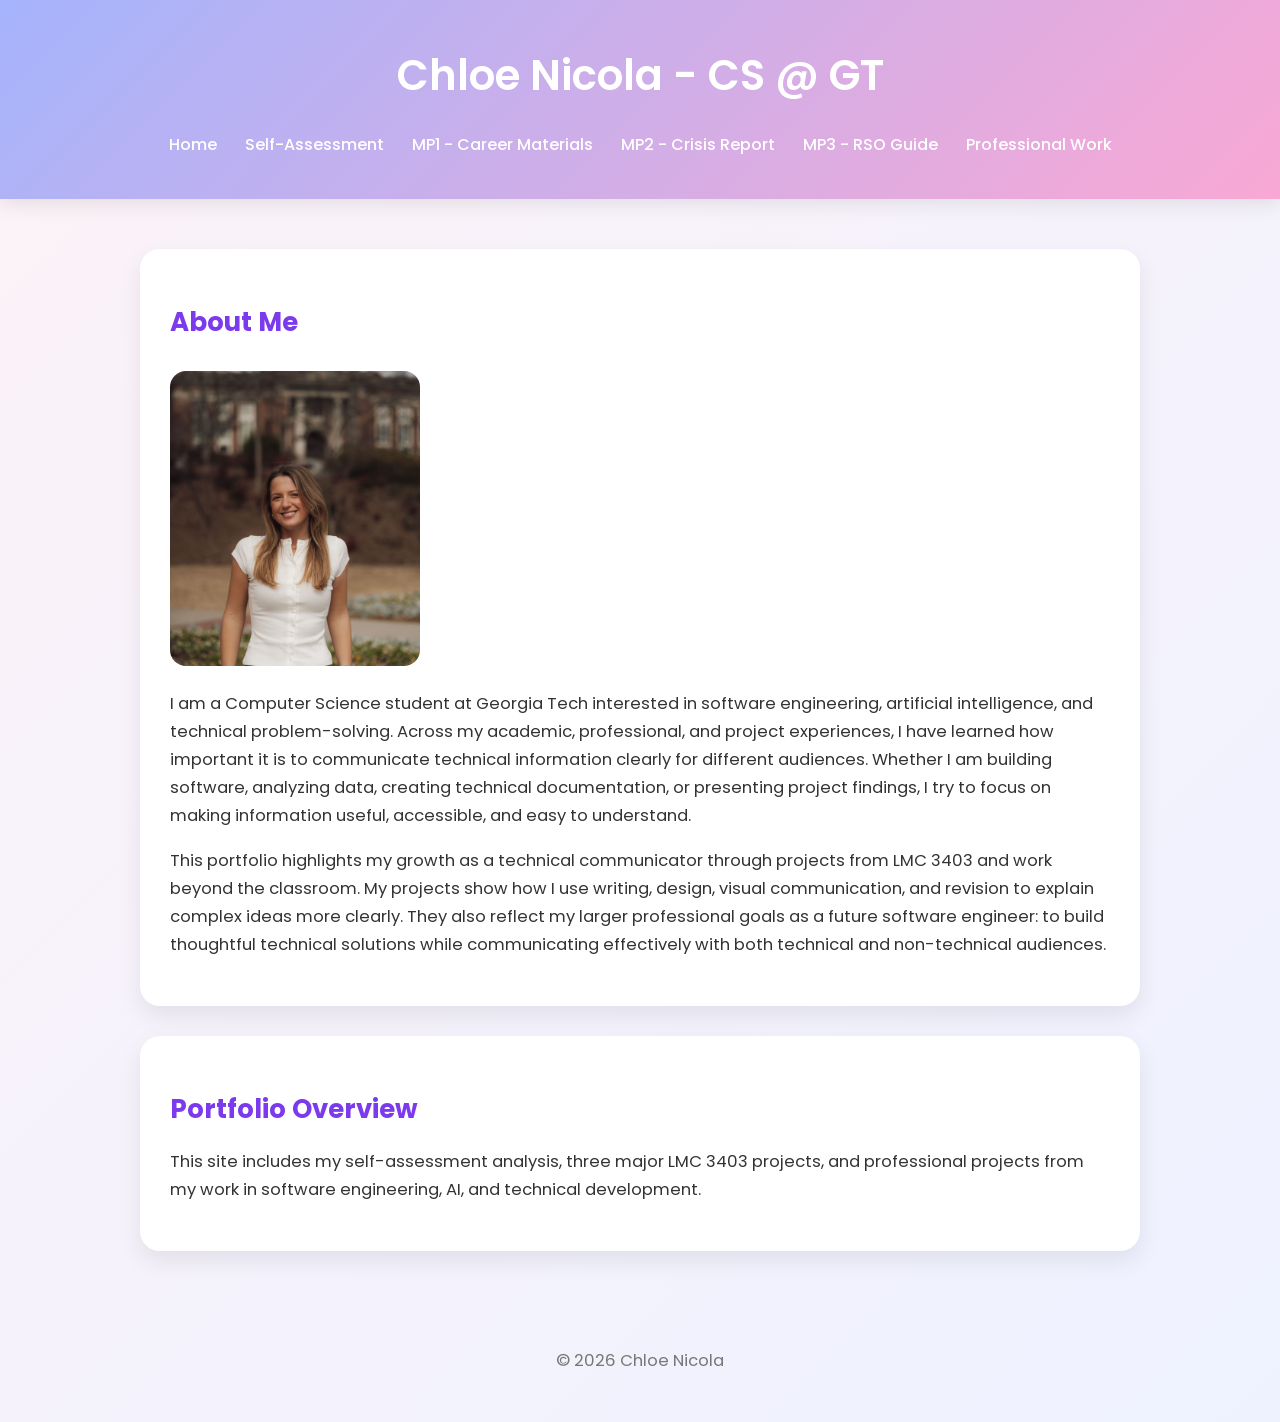
<file: index.html>
<!DOCTYPE html>
<html lang="en">
<head>
  <meta charset="UTF-8">
  <title>Chloe Nicola Portfolio</title>
  <link href="https://fonts.googleapis.com/css2?family=Poppins:wght@300;400;600&display=swap" rel="stylesheet"> 
  <link rel="stylesheet" href="style.css">
</head>

<body>
  <header>
    <h1>Chloe Nicola - CS @ GT</h1>
    <nav>
      <a href="index.html">Home</a>
      <a href="analysis.html">Self-Assessment</a>
      <a href="career.html">MP1 - Career Materials</a>
      <a href="crisis.html">MP2 - Crisis Report</a>
      <a href="rso.html">MP3 - RSO Guide</a>
      <a href="professional.html">Professional Work</a>
    </nav>
  </header>

  <main>
    <section class="card">
      <h2>About Me</h2>

      <img src="assets/headshot.png" alt="Headshot of Chloe Nicola" width="250">

      <p>
        I am a Computer Science student at Georgia Tech interested in software engineering,
        artificial intelligence, and technical problem-solving. Across my academic,
        professional, and project experiences, I have learned how important it is to
        communicate technical information clearly for different audiences. Whether I am
        building software, analyzing data, creating technical documentation, or presenting
        project findings, I try to focus on making information useful, accessible, and
        easy to understand.
      </p>

      <p>
        This portfolio highlights my growth as a technical communicator through projects
        from LMC 3403 and work beyond the classroom. My projects show how I use writing,
        design, visual communication, and revision to explain complex ideas more clearly.
        They also reflect my larger professional goals as a future software engineer:
        to build thoughtful technical solutions while communicating effectively with both
        technical and non-technical audiences.
      </p>
    </section>

    <section class="card">
      <h2>Portfolio Overview</h2>
      <p>
        This site includes my self-assessment analysis, three major LMC 3403 projects,
        and professional projects from my work in software engineering, AI, and technical
        development.
      </p>
    </section>
  </main>

  <footer>
    <p>© 2026 Chloe Nicola</p>
  </footer>
</body>
</html>
</file>
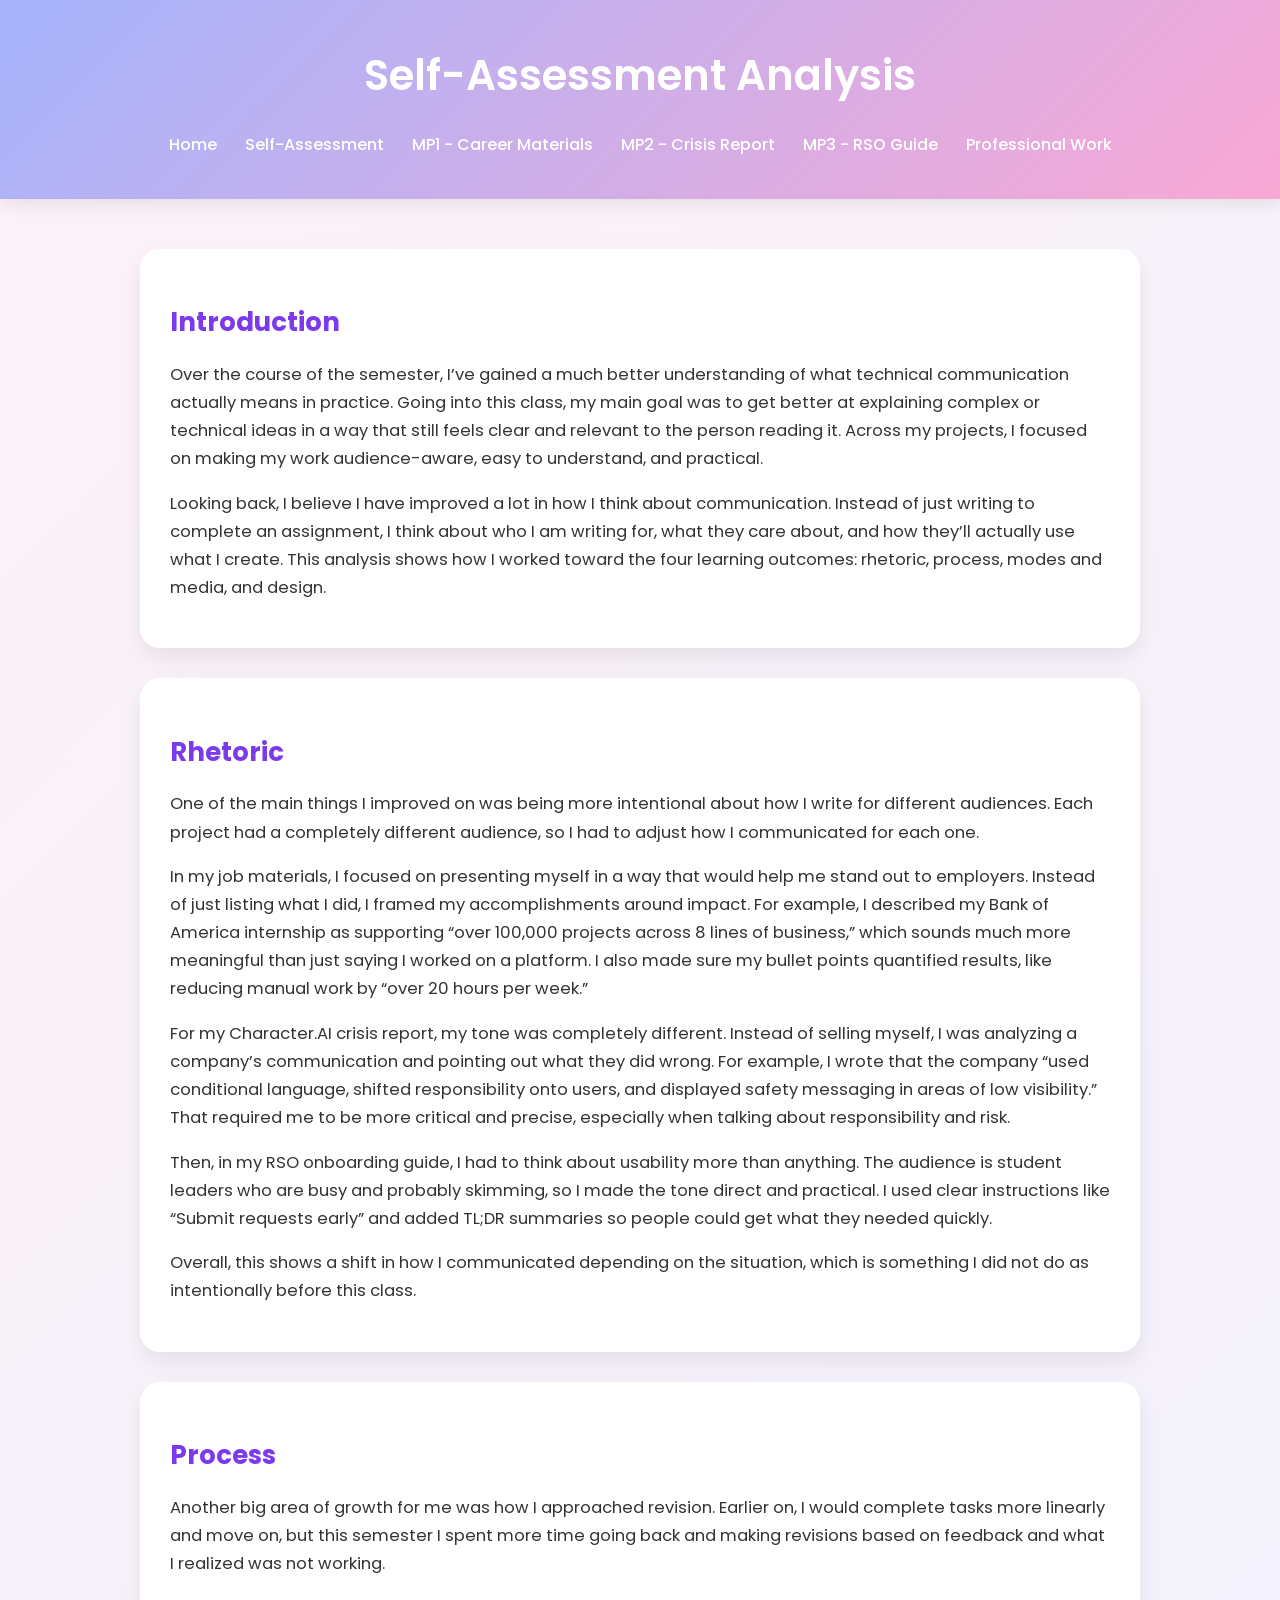
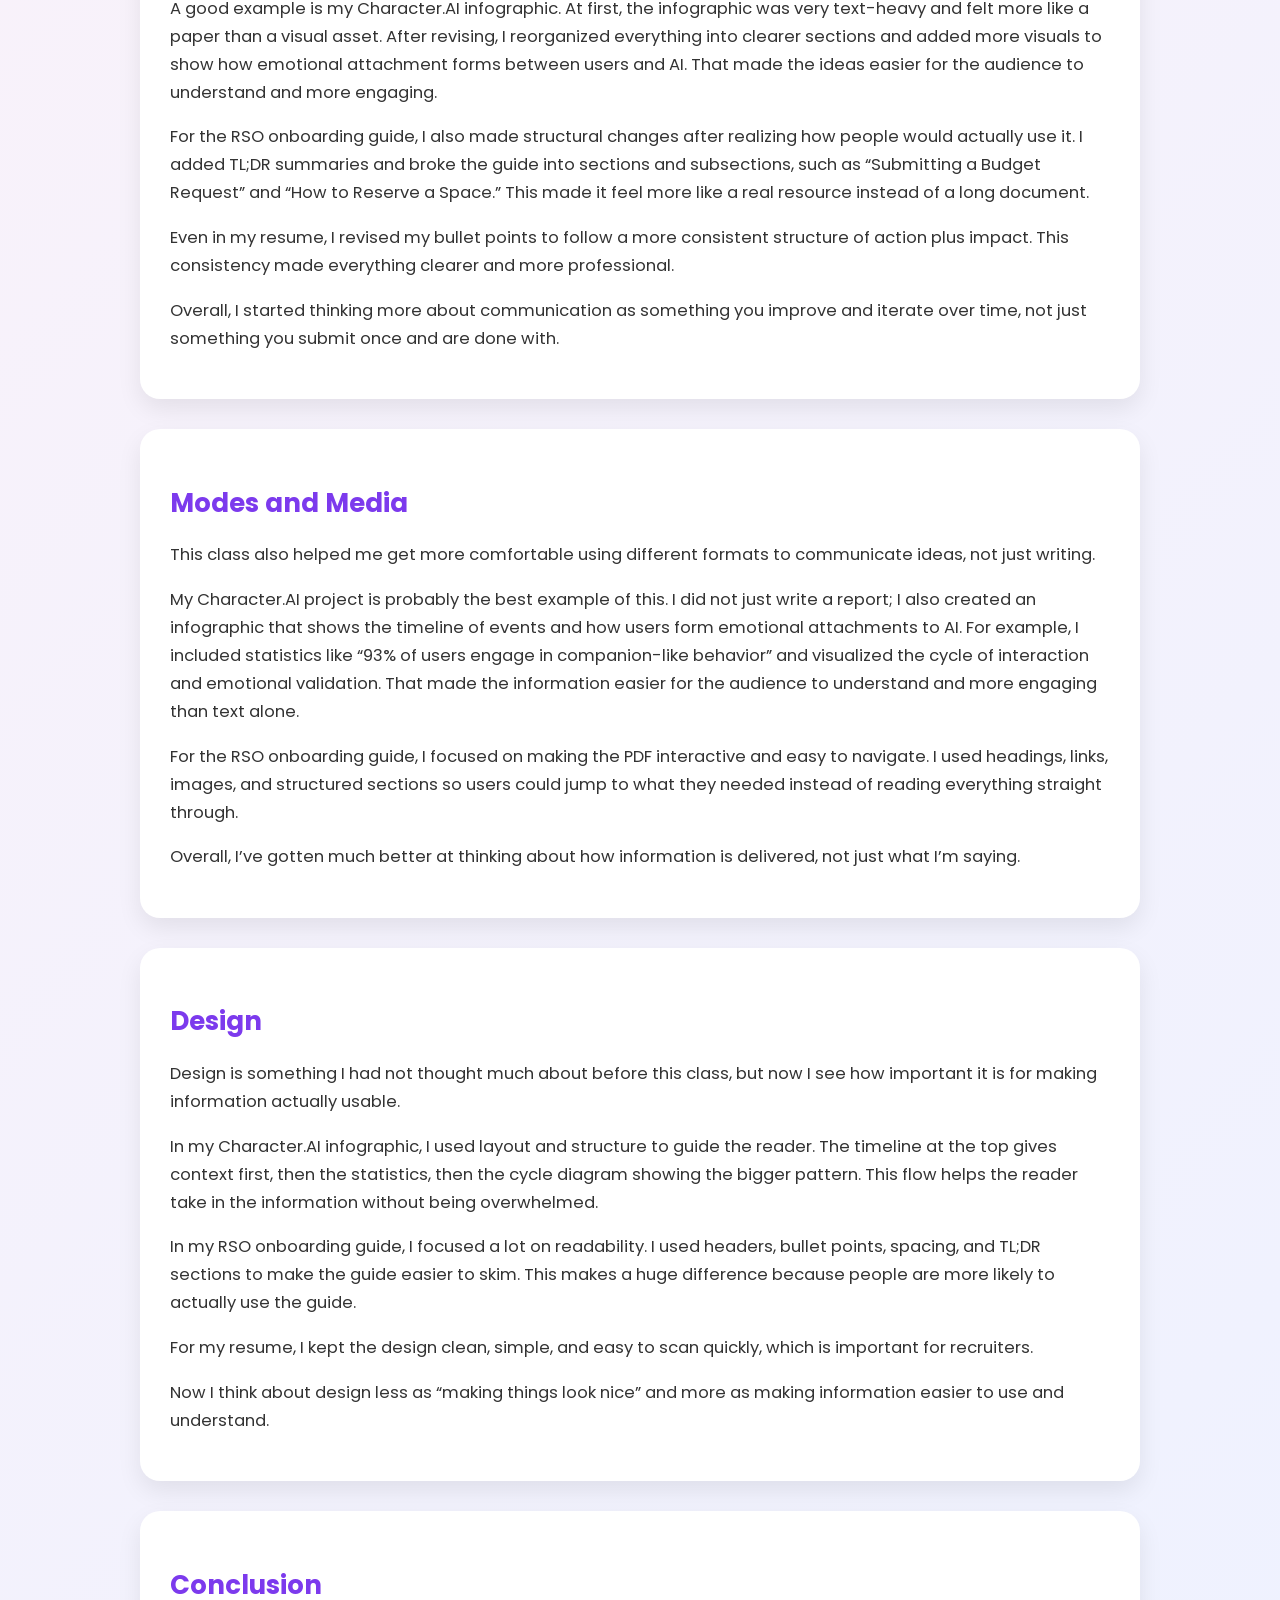
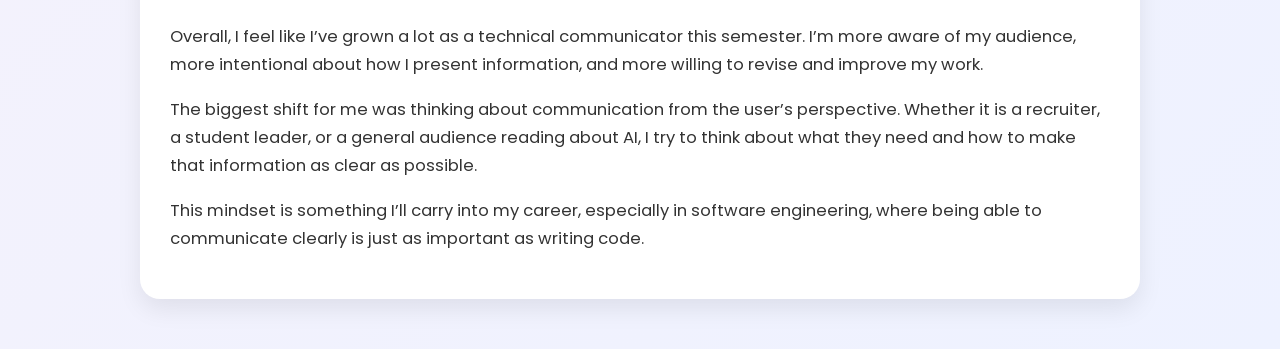
<file: analysis.html>
<!DOCTYPE html>
<html lang="en">
<head>
  <meta charset="UTF-8">
  <title>Self-Assessment | Chloe Nicola</title>
  <link href="https://fonts.googleapis.com/css2?family=Poppins:wght@300;400;600&display=swap" rel="stylesheet">
  <link rel="stylesheet" href="style.css">
</head>

<body>
  <header>
    <h1>Self-Assessment Analysis</h1>
    <nav>
      <a href="index.html">Home</a>
      <a href="analysis.html">Self-Assessment</a>
      <a href="career.html">MP1 - Career Materials</a>
      <a href="crisis.html">MP2 - Crisis Report</a>
      <a href="rso.html">MP3 - RSO Guide</a>
      <a href="professional.html">Professional Work</a>
    </nav>
  </header>

  <main>
    <section class="card">
      <h2>Introduction</h2>
      <p>
        Over the course of the semester, I’ve gained a much better understanding of what technical communication actually means in practice. Going into this class, my main goal was to get better at explaining complex or technical ideas in a way that still feels clear and relevant to the person reading it. Across my projects, I focused on making my work audience-aware, easy to understand, and practical.
      </p>
      <p>
        Looking back, I believe I have improved a lot in how I think about communication. Instead of just writing to complete an assignment, I think about who I am writing for, what they care about, and how they’ll actually use what I create. This analysis shows how I worked toward the four learning outcomes: rhetoric, process, modes and media, and design.
      </p>
    </section>

    <section class="card">
      <h2>Rhetoric</h2>
      <p>
        One of the main things I improved on was being more intentional about how I write for different audiences. Each project had a completely different audience, so I had to adjust how I communicated for each one.
      </p>
      <p>
        In my job materials, I focused on presenting myself in a way that would help me stand out to employers. Instead of just listing what I did, I framed my accomplishments around impact. For example, I described my Bank of America internship as supporting “over 100,000 projects across 8 lines of business,” which sounds much more meaningful than just saying I worked on a platform. I also made sure my bullet points quantified results, like reducing manual work by “over 20 hours per week.”
      </p>
      <p>
        For my Character.AI crisis report, my tone was completely different. Instead of selling myself, I was analyzing a company’s communication and pointing out what they did wrong. For example, I wrote that the company “used conditional language, shifted responsibility onto users, and displayed safety messaging in areas of low visibility.” That required me to be more critical and precise, especially when talking about responsibility and risk.
      </p>
      <p>
        Then, in my RSO onboarding guide, I had to think about usability more than anything. The audience is student leaders who are busy and probably skimming, so I made the tone direct and practical. I used clear instructions like “Submit requests early” and added TL;DR summaries so people could get what they needed quickly.
      </p>
      <p>
        Overall, this shows a shift in how I communicated depending on the situation, which is something I did not do as intentionally before this class.
      </p>
    </section>

    <section class="card">
      <h2>Process</h2>
      <p>
        Another big area of growth for me was how I approached revision. Earlier on, I would complete tasks more linearly and move on, but this semester I spent more time going back and making revisions based on feedback and what I realized was not working.
      </p>
      <p>
        A good example is my Character.AI infographic. At first, the infographic was very text-heavy and felt more like a paper than a visual asset. After revising, I reorganized everything into clearer sections and added more visuals to show how emotional attachment forms between users and AI. That made the ideas easier for the audience to understand and more engaging.
      </p>
      <p>
        For the RSO onboarding guide, I also made structural changes after realizing how people would actually use it. I added TL;DR summaries and broke the guide into sections and subsections, such as “Submitting a Budget Request” and “How to Reserve a Space.” This made it feel more like a real resource instead of a long document.
      </p>
      <p>
        Even in my resume, I revised my bullet points to follow a more consistent structure of action plus impact. This consistency made everything clearer and more professional.
      </p>
      <p>
        Overall, I started thinking more about communication as something you improve and iterate over time, not just something you submit once and are done with.
      </p>
    </section>

    <section class="card">
      <h2>Modes and Media</h2>
      <p>
        This class also helped me get more comfortable using different formats to communicate ideas, not just writing.
      </p>
      <p>
        My Character.AI project is probably the best example of this. I did not just write a report; I also created an infographic that shows the timeline of events and how users form emotional attachments to AI. For example, I included statistics like “93% of users engage in companion-like behavior” and visualized the cycle of interaction and emotional validation. That made the information easier for the audience to understand and more engaging than text alone.
      </p>
      <p>
        For the RSO onboarding guide, I focused on making the PDF interactive and easy to navigate. I used headings, links, images, and structured sections so users could jump to what they needed instead of reading everything straight through.
      </p>
      <p>
        Overall, I’ve gotten much better at thinking about how information is delivered, not just what I’m saying.
      </p>
    </section>

    <section class="card">
      <h2>Design</h2>
      <p>
        Design is something I had not thought much about before this class, but now I see how important it is for making information actually usable.
      </p>
      <p>
        In my Character.AI infographic, I used layout and structure to guide the reader. The timeline at the top gives context first, then the statistics, then the cycle diagram showing the bigger pattern. This flow helps the reader take in the information without being overwhelmed.
      </p>
      <p>
        In my RSO onboarding guide, I focused a lot on readability. I used headers, bullet points, spacing, and TL;DR sections to make the guide easier to skim. This makes a huge difference because people are more likely to actually use the guide.
      </p>
      <p>
        For my resume, I kept the design clean, simple, and easy to scan quickly, which is important for recruiters.
      </p>
      <p>
        Now I think about design less as “making things look nice” and more as making information easier to use and understand.
      </p>
    </section>

    <section class="card">
      <h2>Conclusion</h2>
      <p>
        Overall, I feel like I’ve grown a lot as a technical communicator this semester. I’m more aware of my audience, more intentional about how I present information, and more willing to revise and improve my work.
      </p>
      <p>
        The biggest shift for me was thinking about communication from the user’s perspective. Whether it is a recruiter, a student leader, or a general audience reading about AI, I try to think about what they need and how to make that information as clear as possible.
      </p>
      <p>
        This mindset is something I’ll carry into my career, especially in software engineering, where being able to communicate clearly is just as important as writing code.
      </p>
    </section>
  </main>
</body>
</html>
</file>
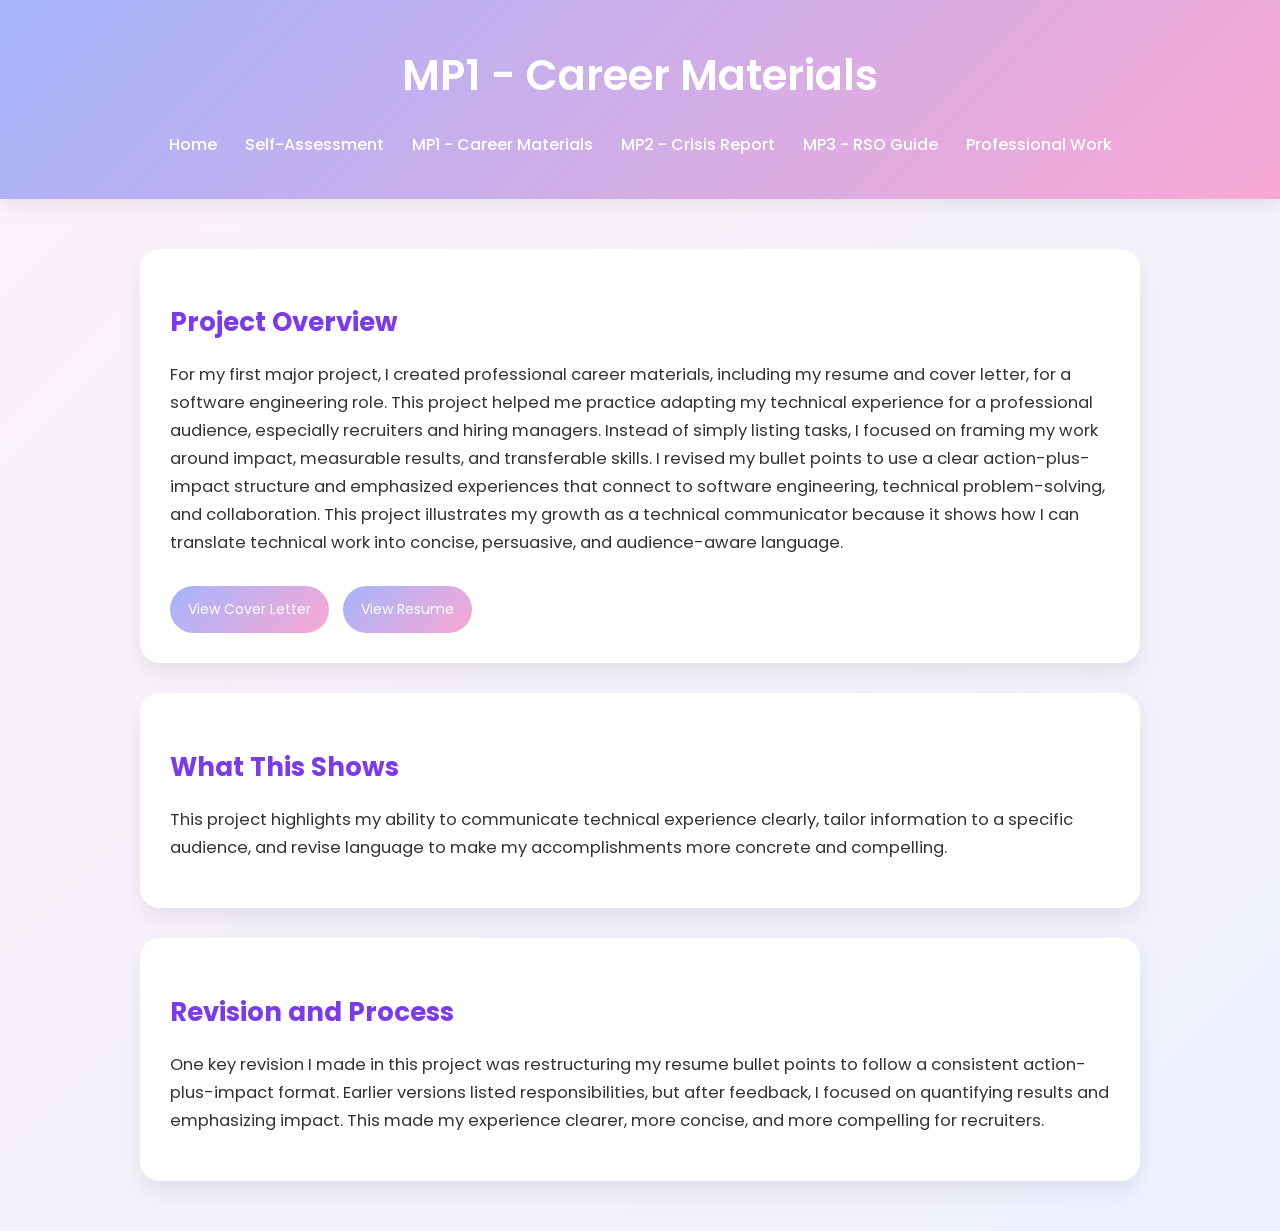
<file: career.html>
<!DOCTYPE html>
<html lang="en">
<head>
  <meta charset="UTF-8">
  <title>Career Materials | Chloe Nicola</title>
  <link href="https://fonts.googleapis.com/css2?family=Poppins:wght@300;400;600&display=swap" rel="stylesheet">
  <link rel="stylesheet" href="style.css">
</head>

<body>
  <header>
    <h1>MP1 - Career Materials</h1>
    <nav>
      <a href="index.html">Home</a>
      <a href="analysis.html">Self-Assessment</a>
      <a href="career.html">MP1 - Career Materials</a>
      <a href="crisis.html">MP2 - Crisis Report</a>
      <a href="rso.html">MP3 - RSO Guide</a>
      <a href="professional.html">Professional Work</a>
    </nav>
  </header>

  <main>
    <section class="card">
      <h2>Project Overview</h2>
      <p>
        For my first major project, I created professional career materials, including
        my resume and cover letter, for a software engineering role. This project helped
        me practice adapting my technical experience for a professional audience,
        especially recruiters and hiring managers. Instead of simply listing tasks, I
        focused on framing my work around impact, measurable results, and transferable
        skills. I revised my bullet points to use a clear action-plus-impact structure
        and emphasized experiences that connect to software engineering, technical
        problem-solving, and collaboration. This project illustrates my growth as a
        technical communicator because it shows how I can translate technical work into
        concise, persuasive, and audience-aware language.
      </p>

      <a class="button" href="assets/career-materials.pdf" target="_blank">View Cover Letter</a>
      <a class="button" href="assets/resume.pdf" target="_blank">View Resume</a>
    </section>

    <section class="card">
      <h2>What This Shows</h2>
      <p>
        This project highlights my ability to communicate technical experience clearly,
        tailor information to a specific audience, and revise language to make my
        accomplishments more concrete and compelling.
      </p>
    </section>

    <section class="card">
      <h2>Revision and Process</h2>
        <p>
        One key revision I made in this project was restructuring my resume bullet points to follow a consistent action-plus-impact format. Earlier versions listed responsibilities, but after feedback, I focused on quantifying results and emphasizing impact. This made my experience clearer, more concise, and more compelling for recruiters.
        </p>
    </section>
  </main>
</body>
</html>
</file>
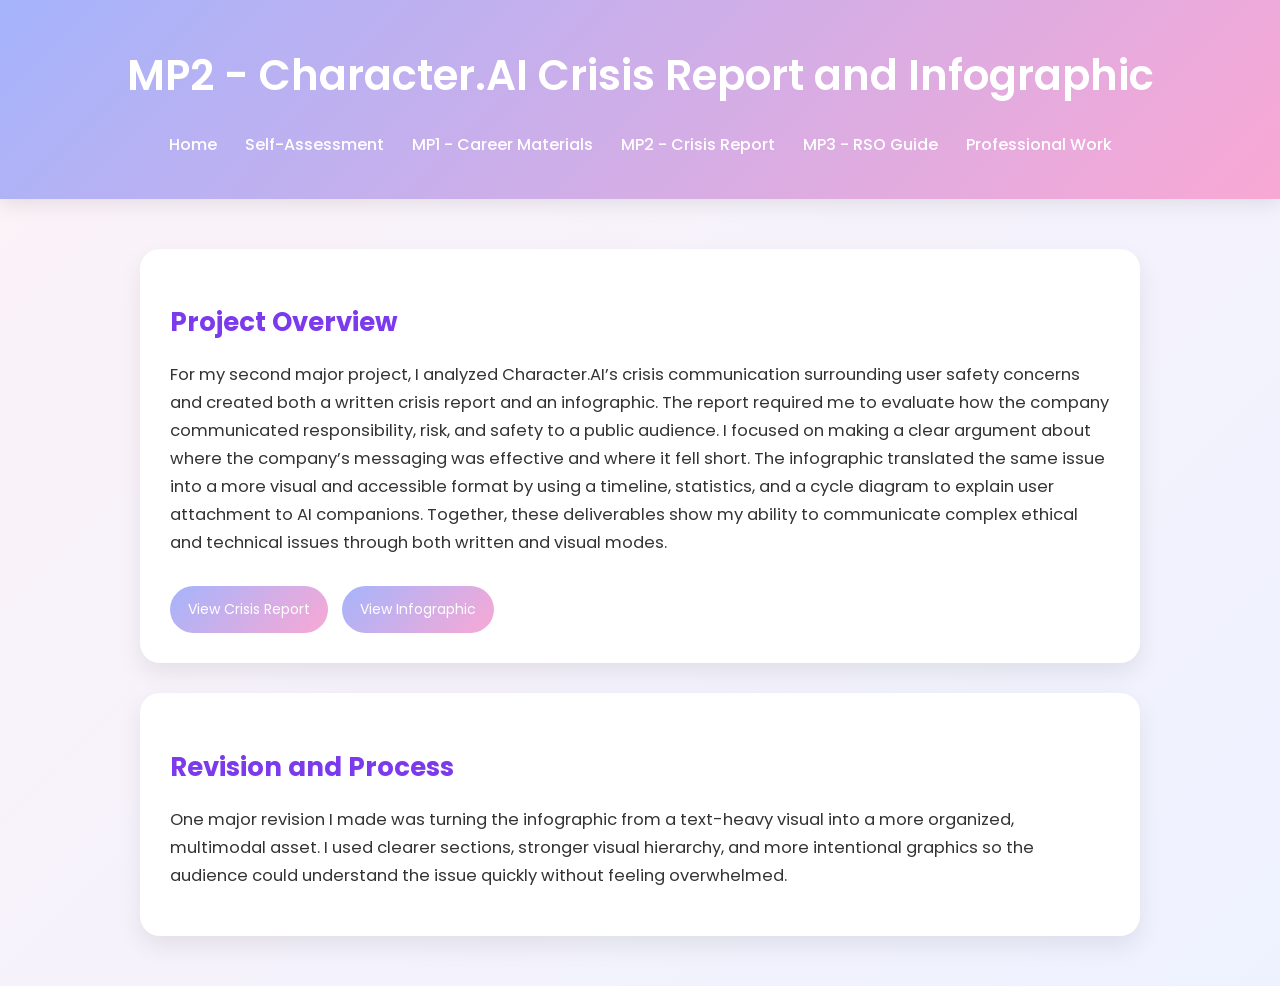
<file: crisis.html>
<!DOCTYPE html>
<html lang="en">
<head>
  <meta charset="UTF-8">
  <title>Crisis Report | Chloe Nicola</title>
  <link href="https://fonts.googleapis.com/css2?family=Poppins:wght@300;400;600&display=swap" rel="stylesheet">
  <link rel="stylesheet" href="style.css">
</head>

<body>
  <header>
    <h1>MP2 - Character.AI Crisis Report and Infographic</h1>
    <nav>
      <a href="index.html">Home</a>
      <a href="analysis.html">Self-Assessment</a>
      <a href="career.html">MP1 - Career Materials</a>
      <a href="crisis.html">MP2 - Crisis Report</a>
      <a href="rso.html">MP3 - RSO Guide</a>
      <a href="professional.html">Professional Work</a>
    </nav>
  </header>

  <main>
    <section class="card">
      <h2>Project Overview</h2>
      <p>
        For my second major project, I analyzed Character.AI’s crisis communication
        surrounding user safety concerns and created both a written crisis report and
        an infographic. The report required me to evaluate how the company communicated
        responsibility, risk, and safety to a public audience. I focused on making a
        clear argument about where the company’s messaging was effective and where it
        fell short. The infographic translated the same issue into a more visual and
        accessible format by using a timeline, statistics, and a cycle diagram to explain
        user attachment to AI companions. Together, these deliverables show my ability
        to communicate complex ethical and technical issues through both written and
        visual modes.
      </p>

      <a class="button" href="assets/crisis-report.pdf" target="_blank">View Crisis Report</a>
      <a class="button" href="assets/crisis-infographic.png" target="_blank">View Infographic</a>
    </section>

    <section class="card">
      <h2>Revision and Process</h2>
      <p>
        One major revision I made was turning the infographic from a text-heavy visual
        into a more organized, multimodal asset. I used clearer sections, stronger visual
        hierarchy, and more intentional graphics so the audience could understand the
        issue quickly without feeling overwhelmed.
      </p>
    </section>
  </main>
</body>
</html>
</file>
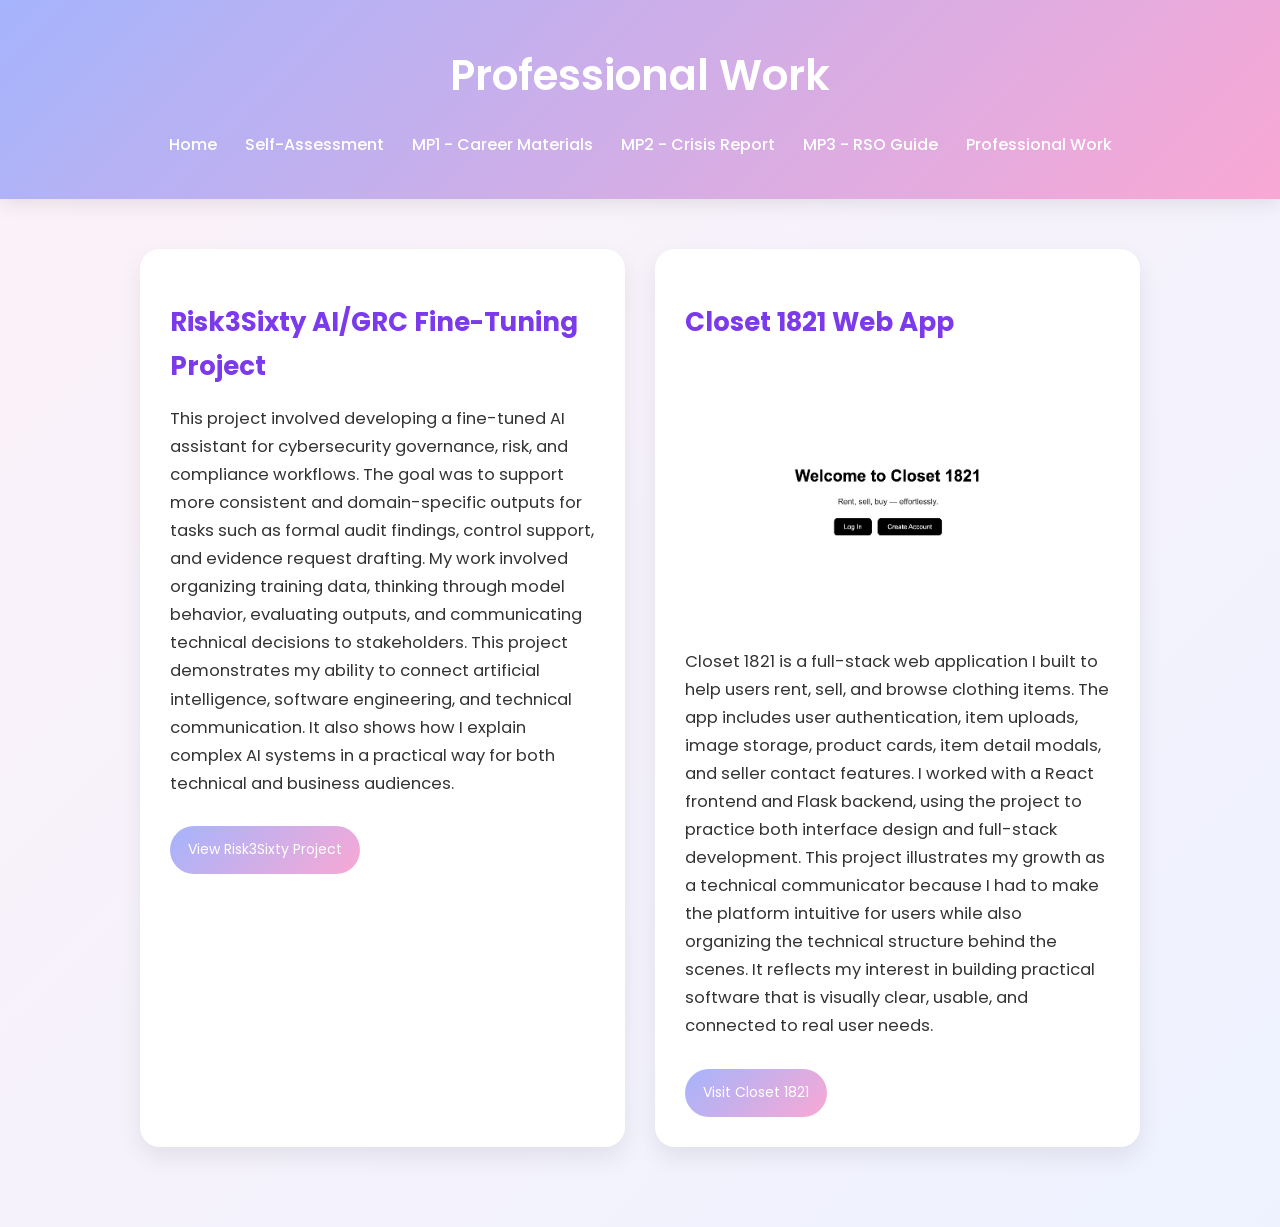
<file: professional.html>
<!DOCTYPE html>
<html lang="en">
<head>
  <meta charset="UTF-8">
  <title>Professional Work | Chloe Nicola</title>
  <link href="https://fonts.googleapis.com/css2?family=Poppins:wght@300;400;600&display=swap" rel="stylesheet">
  <link rel="stylesheet" href="style.css">
</head>

<body>
  <header>
    <h1>Professional Work</h1>
    <nav>
      <a href="index.html">Home</a>
      <a href="analysis.html">Self-Assessment</a>
      <a href="career.html">MP1 - Career Materials</a>
      <a href="crisis.html">MP2 - Crisis Report</a>
      <a href="rso.html">MP3 - RSO Guide</a>
      <a href="professional.html">Professional Work</a>
    </nav>
  </header>

  <main>
    <section class="project-grid">

      <div class="card">
        <h2>Risk3Sixty AI/GRC Fine-Tuning Project</h2>

        <p>
          This project involved developing a fine-tuned AI assistant for cybersecurity
          governance, risk, and compliance workflows. The goal was to support more
          consistent and domain-specific outputs for tasks such as formal audit findings,
          control support, and evidence request drafting. My work involved organizing
          training data, thinking through model behavior, evaluating outputs, and
          communicating technical decisions to stakeholders. This project demonstrates
          my ability to connect artificial intelligence, software engineering, and
          technical communication. It also shows how I explain complex AI systems in a
          practical way for both technical and business audiences.
        </p>

        <a class="button" href="assets/risk3sixty-project.pdf" target="_blank">
          View Risk3Sixty Project
        </a>
      </div>

      <div class="card">
        <h2>Closet 1821 Web App</h2>

        <img src="assets/closet1821-preview.png" alt="Screenshot of the Closet 1821 web app">

        <p>
          Closet 1821 is a full-stack web application I built to help users rent, sell,
          and browse clothing items. The app includes user authentication, item uploads,
          image storage, product cards, item detail modals, and seller contact features.
          I worked with a React frontend and Flask backend, using the project to practice
          both interface design and full-stack development. This project illustrates my
          growth as a technical communicator because I had to make the platform intuitive
          for users while also organizing the technical structure behind the scenes. It
          reflects my interest in building practical software that is visually clear,
          usable, and connected to real user needs.
        </p>

        <a class="button" href="https://www.closet1821.com" target="_blank">
          Visit Closet 1821
        </a>
      </div>

    </section>
  </main>
</body>
</html>
</file>
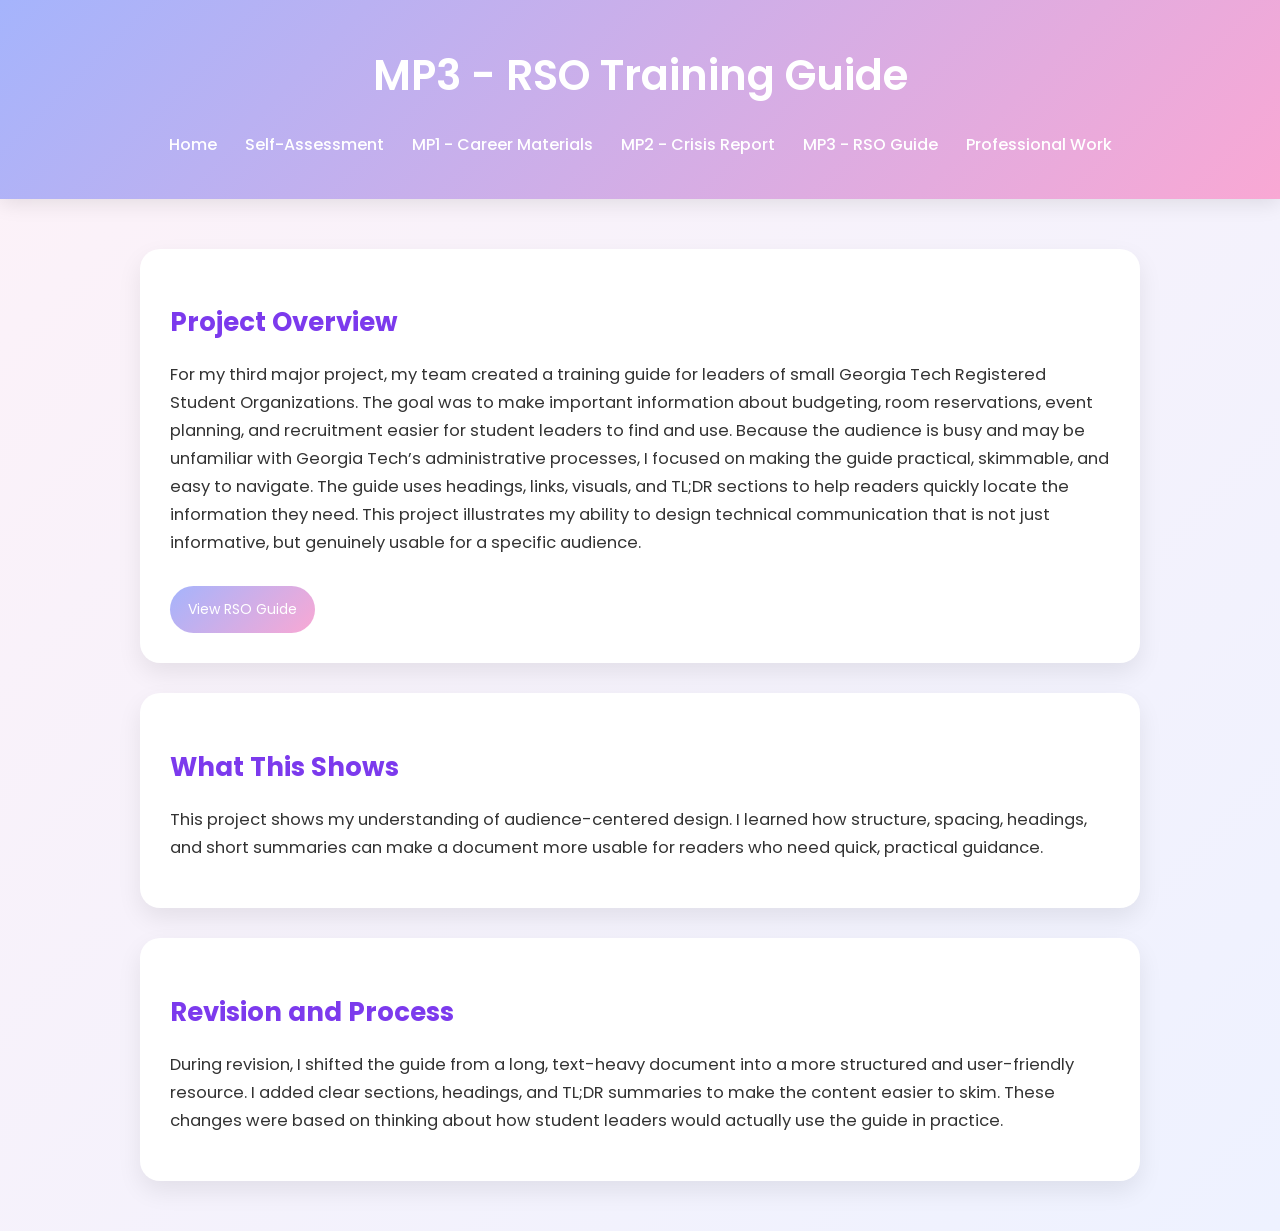
<file: rso.html>
<!DOCTYPE html>
<html lang="en">
<head>
  <meta charset="UTF-8">
  <title>RSO Training Guide | Chloe Nicola</title>
  <link href="https://fonts.googleapis.com/css2?family=Poppins:wght@300;400;600&display=swap" rel="stylesheet">
  <link rel="stylesheet" href="style.css">
</head>

<body>
  <header>
    <h1>MP3 - RSO Training Guide</h1>
    <nav>
      <a href="index.html">Home</a>
      <a href="analysis.html">Self-Assessment</a>
      <a href="career.html">MP1 - Career Materials</a>
      <a href="crisis.html">MP2 - Crisis Report</a>
      <a href="rso.html">MP3 - RSO Guide</a>
      <a href="professional.html">Professional Work</a>
    </nav>
  </header>

  <main>
    <section class="card">
      <h2>Project Overview</h2>
      <p>
        For my third major project, my team created a training guide for leaders of
        small Georgia Tech Registered Student Organizations. The goal was to make
        important information about budgeting, room reservations, event planning, and
        recruitment easier for student leaders to find and use. Because the audience is
        busy and may be unfamiliar with Georgia Tech’s administrative processes, I focused
        on making the guide practical, skimmable, and easy to navigate. The guide uses
        headings, links, visuals, and TL;DR sections to help readers quickly locate the
        information they need. This project illustrates my ability to design technical
        communication that is not just informative, but genuinely usable for a specific
        audience.
      </p>

      <a class="button" href="assets/rso-guide.pdf" target="_blank">View RSO Guide</a>
    </section>

    <section class="card">
      <h2>What This Shows</h2>
      <p>
        This project shows my understanding of audience-centered design. I learned how
        structure, spacing, headings, and short summaries can make a document more
        usable for readers who need quick, practical guidance.
      </p>
    </section>

    <section class="card">
      <h2>Revision and Process</h2>
      <p>
        During revision, I shifted the guide from a long, text-heavy document into a more
        structured and user-friendly resource. I added clear sections, headings, and
        TL;DR summaries to make the content easier to skim. These changes were based on
        thinking about how student leaders would actually use the guide in practice.
      </p>
    </section>
  </main>
</body>
</html>
</file>
<file: style.css>
body {
  font-family: 'Poppins', sans-serif;
  margin: 0;
  background: linear-gradient(135deg, #fdf2f8, #eef2ff);
  color: #333;
  line-height: 1.7;
}

/* HEADER */
header {
  background: linear-gradient(135deg, #a5b4fc, #f9a8d4);
  color: white;
  padding: 40px 60px;
  text-align: center;
  box-shadow: 0 4px 20px rgba(0,0,0,0.1);
}

header h1 {
  margin: 0;
  font-size: 42px;
  font-weight: 600;
}

nav {
  margin-top: 20px;
}

nav a {
  color: white;
  margin: 0 12px;
  text-decoration: none;
  font-weight: 500;
  font-size: 16px;
  transition: 0.2s ease;
}

nav a:hover {
  opacity: 0.8;
}

main {
  max-width: 1000px;
  margin: 50px auto;
  padding: 0 20px;
}

.card {
  background: white;
  padding: 30px;
  margin-bottom: 30px;
  border-radius: 20px;
  box-shadow: 0 10px 25px rgba(0,0,0,0.08);
  transition: transform 0.2s ease, box-shadow 0.2s ease;
}

.card:hover {
  transform: translateY(-5px);
  box-shadow: 0 14px 30px rgba(0,0,0,0.12);
}

h2 {
  font-size: 26px;
  margin-bottom: 12px;
  color: #7c3aed;
}

p {
  font-size: 16.5px;
}

.button {
  display: inline-block;
  background: linear-gradient(135deg, #a5b4fc, #f9a8d4);
  color: white;
  padding: 12px 18px;
  border-radius: 999px;
  text-decoration: none;
  margin-top: 12px;
  margin-right: 10px;
  font-size: 14px;
  transition: 0.2s ease;
}

.button:hover {
  transform: scale(1.05);
  opacity: 0.9;
}

img {
  max-width: 100%;
  border-radius: 16px;
  margin-top: 15px;
}

.project-grid {
  display: grid;
  grid-template-columns: 1fr 1fr;
  gap: 30px;
}

footer {
  text-align: center;
  padding: 30px;
  color: #777;
}

@media (max-width: 700px) {
  header {
    padding: 30px 20px;
  }

  header h1 {
    font-size: 32px;
  }

  .project-grid {
    grid-template-columns: 1fr;
  }
}
</file>
